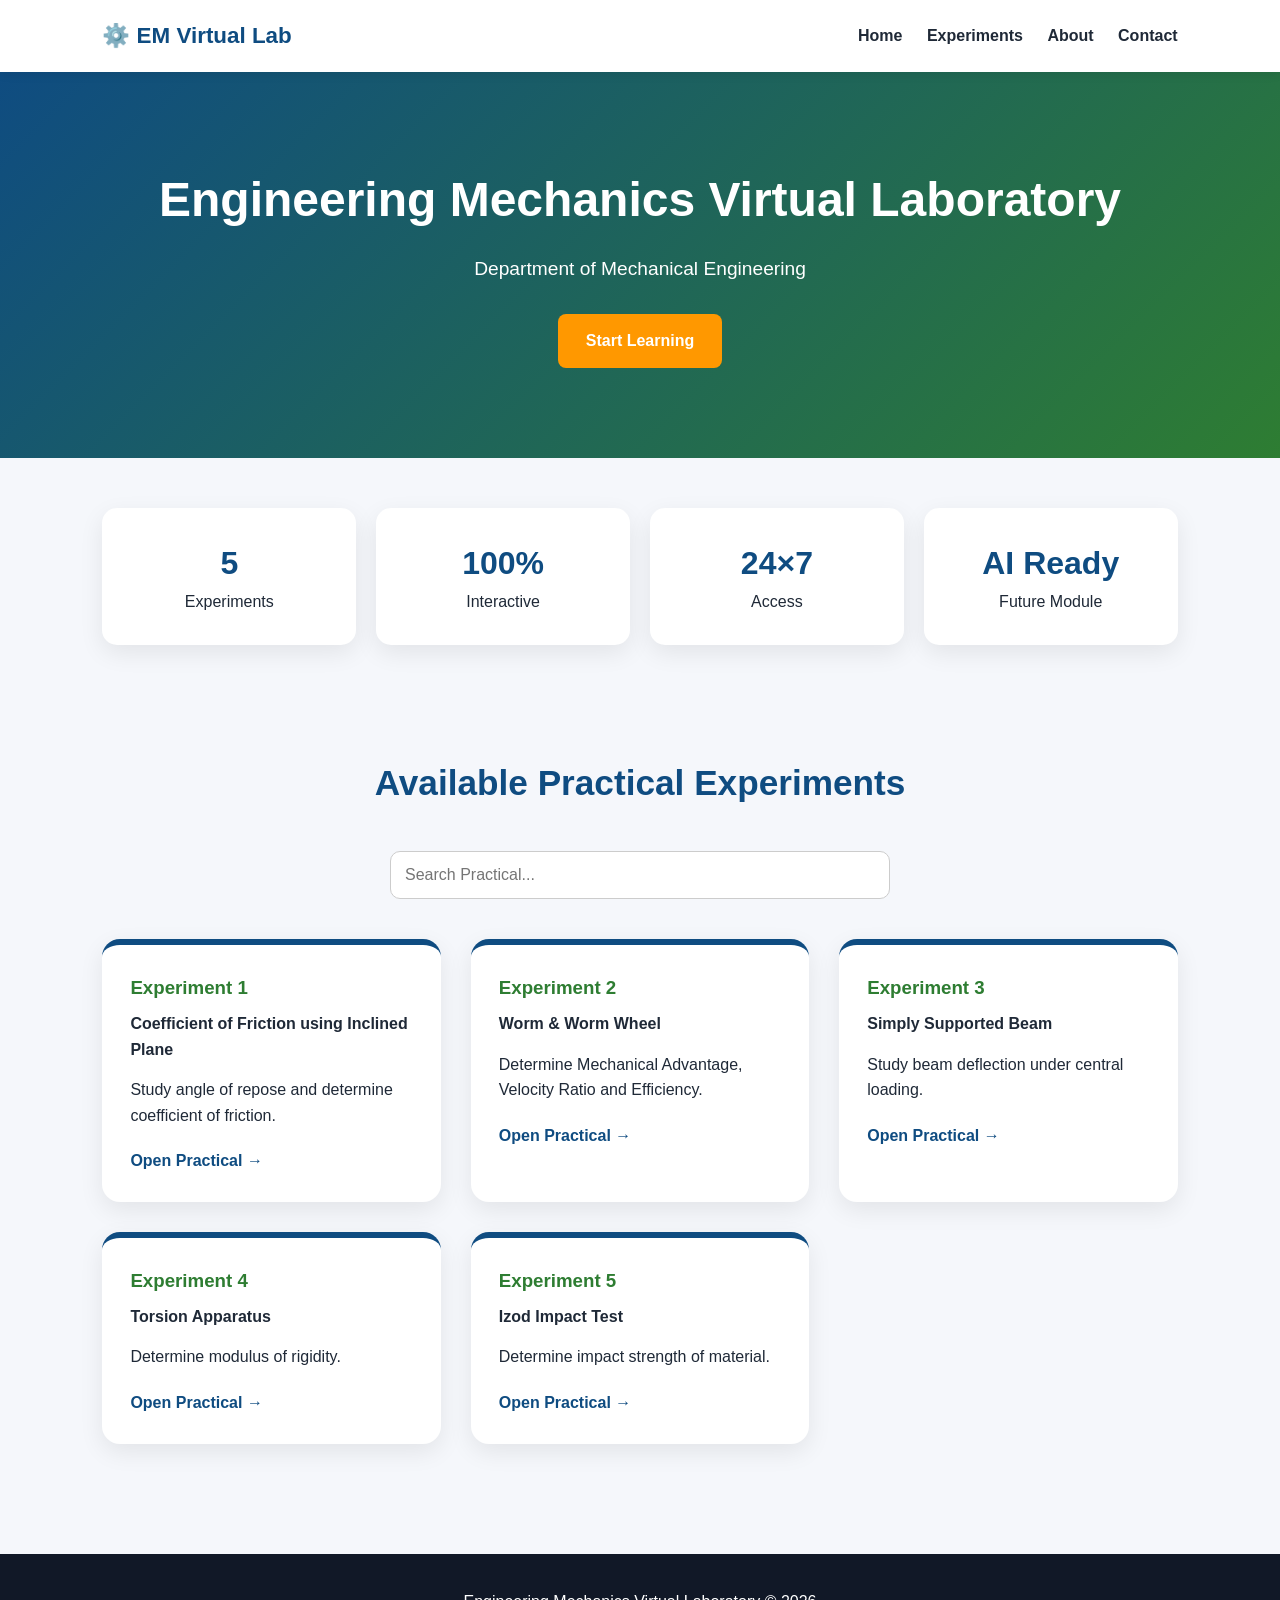
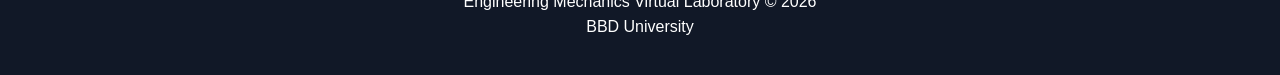
<file: index.html>
<!DOCTYPE html>
<html lang="en">
<head>
<meta charset="UTF-8">
<meta name="viewport" content="width=device-width, initial-scale=1.0">
<title>Engineering Mechanics Virtual Laboratory</title>
<link rel="stylesheet" href="style.css">
<script defer src="script.js"></script>
</head>
<body>

<header class="navbar">
  <div class="logo">⚙️ EM Virtual Lab</div>
  <nav>
    <a href="#">Home</a>
    <a href="#">Experiments</a>
    <a href="#">About</a>
    <a href="#">Contact</a>
  </nav>
</header>

<section class="hero">
  <h1>Engineering Mechanics Virtual Laboratory</h1>
  <p>Department of Mechanical Engineering</p>
  <a class="btn" href="#experiments">Start Learning</a>
</section>

<section class="stats">
  <div class="card"><h2>5</h2><p>Experiments</p></div>
  <div class="card"><h2>100%</h2><p>Interactive</p></div>
  <div class="card"><h2>24×7</h2><p>Access</p></div>
  <div class="card"><h2>AI Ready</h2><p>Future Module</p></div>
</section>

<section id="experiments">
<h2>Available Practical Experiments</h2>

<div class="grid">

<div class="exp-card">
<h3>Experiment 1</h3>
<h4>Coefficient of Friction using Inclined Plane</h4>
<p>Study angle of repose and determine coefficient of friction.</p>
<a href="experiments/friction/index.html">Open Practical →</a>
</div>

<div class="exp-card">
<h3>Experiment 2</h3>
<h4>Worm & Worm Wheel</h4>
<p>Determine Mechanical Advantage, Velocity Ratio and Efficiency.</p>
<a href="experiments/worm-wheel/index.html">Open Practical →</a>
</div>

<div class="exp-card">
<h3>Experiment 3</h3>
<h4>Simply Supported Beam</h4>
<p>Study beam deflection under central loading.</p>
<a href="experiments/beam/index.html">Open Practical →</a>
</div>

<div class="exp-card">
<h3>Experiment 4</h3>
<h4>Torsion Apparatus</h4>
<p>Determine modulus of rigidity.</p>
<a href="experiments/torsion/index.html">Open Practical →</a>
</div>

<div class="exp-card">
<h3>Experiment 5</h3>
<h4>Izod Impact Test</h4>
<p>Determine impact strength of material.</p>
<a href="experiments/impact/index.html">Open Practical →</a>
</div>

</div>
</section>

<footer>
<p>Engineering Mechanics Virtual Laboratory © 2026</p>
<p>BBD University</p>
</footer>

</body>
</html>
</file>
<file: style.css>
:root{
 --primary:#0F4C81;
 --secondary:#2E7D32;
 --accent:#FF9800;
 --bg:#f5f7fb;
 --card:#fff;
 --text:#1f2937;
}
*{margin:0;padding:0;box-sizing:border-box}
body{
font-family:Arial,Helvetica,sans-serif;
background:var(--bg);
color:var(--text);
line-height:1.6;
}
html{scroll-behavior:smooth}
.navbar{
position:sticky;
top:0;
display:flex;
justify-content:space-between;
align-items:center;
padding:18px 8%;
background:#fff;
box-shadow:0 2px 10px rgba(0,0,0,.08);
z-index:100;
}
.logo{
font-size:1.4rem;
font-weight:bold;
color:var(--primary);
}
nav a{
text-decoration:none;
margin-left:20px;
color:var(--text);
font-weight:600;
transition:.3s;
}
nav a:hover{color:var(--primary)}
.hero{
padding:90px 8%;
text-align:center;
background:linear-gradient(135deg,#0F4C81,#2E7D32);
color:white;
}
.hero h1{
font-size:3rem;
margin-bottom:15px;
}
.hero p{
font-size:1.2rem;
margin-bottom:30px;
}
.btn{
display:inline-block;
padding:14px 28px;
background:var(--accent);
color:white;
text-decoration:none;
border-radius:8px;
font-weight:bold;
transition:.3s;
}
.btn:hover{
transform:translateY(-3px);
box-shadow:0 10px 25px rgba(0,0,0,.2);
}
.stats{
display:grid;
grid-template-columns:repeat(auto-fit,minmax(180px,1fr));
gap:20px;
padding:50px 8%;
}
.card{
background:var(--card);
padding:30px;
border-radius:15px;
text-align:center;
box-shadow:0 8px 25px rgba(0,0,0,.08);
transition:.3s;
}
.card:hover{
transform:translateY(-8px);
}
.card h2{
color:var(--primary);
font-size:2rem;
}
#experiments{
padding:60px 8%;
}
#experiments h2{
text-align:center;
margin-bottom:40px;
font-size:2.2rem;
color:var(--primary);
}
.grid{
display:grid;
grid-template-columns:repeat(auto-fit,minmax(300px,1fr));
gap:30px;
}
.exp-card{
background:#fff;
padding:28px;
border-radius:18px;
box-shadow:0 8px 25px rgba(0,0,0,.08);
transition:.3s;
border-top:6px solid var(--primary);
}
.exp-card:hover{
transform:translateY(-10px);
}
.exp-card h3{
color:var(--secondary);
margin-bottom:8px;
}
.exp-card h4{
margin-bottom:15px;
}
.exp-card p{
margin-bottom:20px;
}
.exp-card a{
text-decoration:none;
font-weight:bold;
color:var(--primary);
}
footer{
margin-top:50px;
padding:35px;
text-align:center;
background:#111827;
color:white;
}
@media(max-width:768px){
.navbar{
flex-direction:column;
gap:15px;
}
.hero h1{
font-size:2rem;
}
nav a{
margin:0 10px;
}
}
</file>
